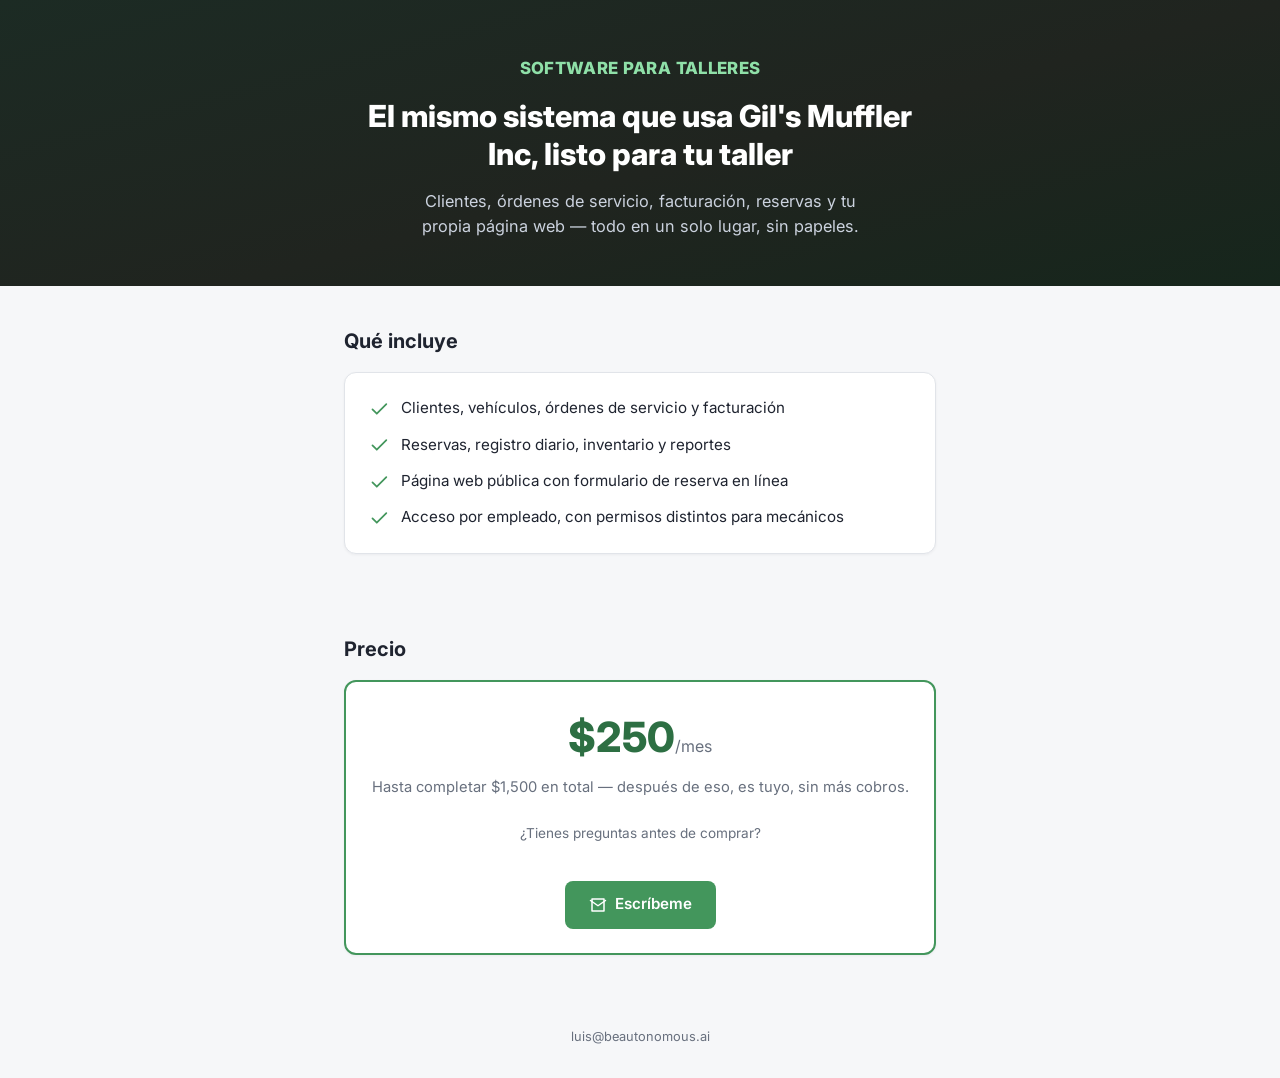
<file: vender-programa.html>
<!doctype html>
<html lang="es">
<head>
<meta charset="utf-8" />
<meta name="viewport" content="width=device-width, initial-scale=1" />
<title>Software para talleres de reparación de carros</title>
<meta name="description" content="Sistema de gestión para talleres: clientes, órdenes de servicio, facturación, reservas y página web pública. Listo para usar." />
<link href="https://fonts.googleapis.com/css2?family=Inter:wght@400;500;600;700;800&display=swap" rel="stylesheet" />
<style>
  :root{
    --accent:#43965c;
    --accent-dark:#2d6f43;
    --text:#1f2430;
    --text-dim:#68707e;
    --bg:#f6f7f9;
    --surface:#ffffff;
    --border:#e1e4e9;
  }
  *{box-sizing:border-box;}
  body{margin:0;font-family:"Inter",Arial,Helvetica,sans-serif;color:var(--text);line-height:1.5;background:var(--bg);}
  .wrap{max-width:40rem;margin:0 auto;padding:0 1.5rem;}
  a{color:var(--accent);}

  .hero{background:linear-gradient(165deg,#1c2b24 0%,#20241f 55%,#16261c 100%);color:#fff;padding:3.5rem 0 3rem;text-align:center;}
  .hero .marca{font-weight:800;font-size:1.05rem;letter-spacing:.02em;color:#8fe0a8;margin-bottom:1rem;}
  .hero h1{font-size:1.9rem;line-height:1.25;margin:0 0 1rem;font-weight:800;}
  .hero p{color:#cbd2de;font-size:1.02rem;max-width:30rem;margin:0 auto;}

  section{padding:2.5rem 0;}
  h2{font-size:1.25rem;margin:0 0 1rem;}

  .card{background:var(--surface);border:1px solid var(--border);border-radius:12px;padding:1.5rem;box-shadow:0 1px 3px rgba(20,24,32,.05);}
  .incluye-lista{list-style:none;margin:0;padding:0;display:flex;flex-direction:column;gap:.85rem;}
  .incluye-lista li{display:flex;gap:.7rem;align-items:flex-start;font-size:.95rem;}
  .incluye-lista svg{flex:none;width:1.3rem;height:1.3rem;color:var(--accent);margin-top:.1rem;}

  .precio-card{text-align:center;border:2px solid var(--accent);}
  .precio-numero{font-size:2.6rem;font-weight:800;color:var(--accent-dark);}
  .precio-numero span{font-size:1rem;font-weight:400;color:var(--text-dim);}
  .precio-nota{color:var(--text-dim);font-size:.92rem;margin:.5rem 0 0;}

  .paypal-espacio{margin-top:1.5rem;padding:1.25rem;border:2px dashed var(--border);border-radius:10px;text-align:center;color:var(--text-dim);font-size:.85rem;}

  .btn-contacto{
    display:inline-flex;align-items:center;gap:.5rem;margin-top:1.5rem;
    background:var(--accent);color:#fff;padding:.8rem 1.5rem;border-radius:8px;
    font-weight:600;text-decoration:none;font-size:.95rem;
  }
  .btn-contacto:hover{background:var(--accent-dark);}

  footer{text-align:center;color:var(--text-dim);font-size:.8rem;padding:2rem 0;}
</style>
</head>
<body>

  <div class="hero">
    <div class="wrap">
      <div class="marca">SOFTWARE PARA TALLERES</div>
      <h1>El mismo sistema que usa Gil's Muffler Inc, listo para tu taller</h1>
      <p>Clientes, órdenes de servicio, facturación, reservas y tu propia página web — todo en un solo lugar, sin papeles.</p>
    </div>
  </div>

  <div class="wrap">
    <section>
      <h2>Qué incluye</h2>
      <div class="card">
        <ul class="incluye-lista">
          <li><svg viewBox="0 0 24 24" fill="none" stroke="currentColor" stroke-width="2" stroke-linecap="round" stroke-linejoin="round"><path d="M20 6L9 17l-5-5"/></svg> Clientes, vehículos, órdenes de servicio y facturación</li>
          <li><svg viewBox="0 0 24 24" fill="none" stroke="currentColor" stroke-width="2" stroke-linecap="round" stroke-linejoin="round"><path d="M20 6L9 17l-5-5"/></svg> Reservas, registro diario, inventario y reportes</li>
          <li><svg viewBox="0 0 24 24" fill="none" stroke="currentColor" stroke-width="2" stroke-linecap="round" stroke-linejoin="round"><path d="M20 6L9 17l-5-5"/></svg> Página web pública con formulario de reserva en línea</li>
          <li><svg viewBox="0 0 24 24" fill="none" stroke="currentColor" stroke-width="2" stroke-linecap="round" stroke-linejoin="round"><path d="M20 6L9 17l-5-5"/></svg> Acceso por empleado, con permisos distintos para mecánicos</li>
        </ul>
      </div>
    </section>

    <section>
      <h2>Precio</h2>
      <div class="card precio-card">
        <div class="precio-numero">$250<span>/mes</span></div>
        <p class="precio-nota">Hasta completar $1,500 en total — después de eso, es tuyo, sin más cobros.</p>

        <div id="paypal-boton-espacio" style="margin-top:1.5rem;max-width:20rem;margin-left:auto;margin-right:auto;">
          <div id="paypal-button-container-P-2KT85050TT502193CNKIHWGY"></div>
        </div>
        <p id="paypal-gracias-msg" hidden style="margin-top:1.5rem;padding:1rem;background:#e6f4ee;color:#1a7f5a;border-radius:8px;font-weight:600;">
          ¡Listo! Ya quedó tu primer pago procesado. Te voy a escribir pronto para empezar a armar tu sistema.
        </p>

        <p style="margin-top:1.25rem;font-size:.85rem;color:var(--text-dim);">¿Tienes preguntas antes de comprar?</p>
        <a class="btn-contacto" href="mailto:luis@beautonomous.ai?subject=Quiero%20este%20programa%20para%20mi%20taller">
          <svg viewBox="0 0 24 24" fill="none" stroke="currentColor" stroke-width="2" stroke-linecap="round" stroke-linejoin="round" width="18" height="18"><path d="M4 4h16v16H4z"/><path d="M22 6l-10 7L2 6"/></svg>
          Escríbeme
        </a>
      </div>
    </section>
  </div>

  <footer>luis@beautonomous.ai</footer>

  <script src="https://www.paypal.com/sdk/js?client-id=BAAOZU9NQdBW_I-uOS7ZYXtE6EZNrzHq3VA4ooyWtGeD_3aD4w_F3zyvuNY6ayteSIf0HL8FIfkVVM67GM&vault=true&intent=subscription" data-sdk-integration-source="button-factory"></script>
  <script>
    paypal.Buttons({
        style: {
            shape: 'rect',
            color: 'gold',
            layout: 'vertical',
            label: 'subscribe'
        },
        createSubscription: function(data, actions) {
          return actions.subscription.create({
            plan_id: 'P-2KT85050TT502193CNKIHWGY'
          });
        },
        onApprove: function(data, actions) {
          document.getElementById('paypal-boton-espacio').hidden = true;
          document.getElementById('paypal-gracias-msg').hidden = false;
        }
    }).render('#paypal-button-container-P-2KT85050TT502193CNKIHWGY');
  </script>

</body>
</html>
</file>
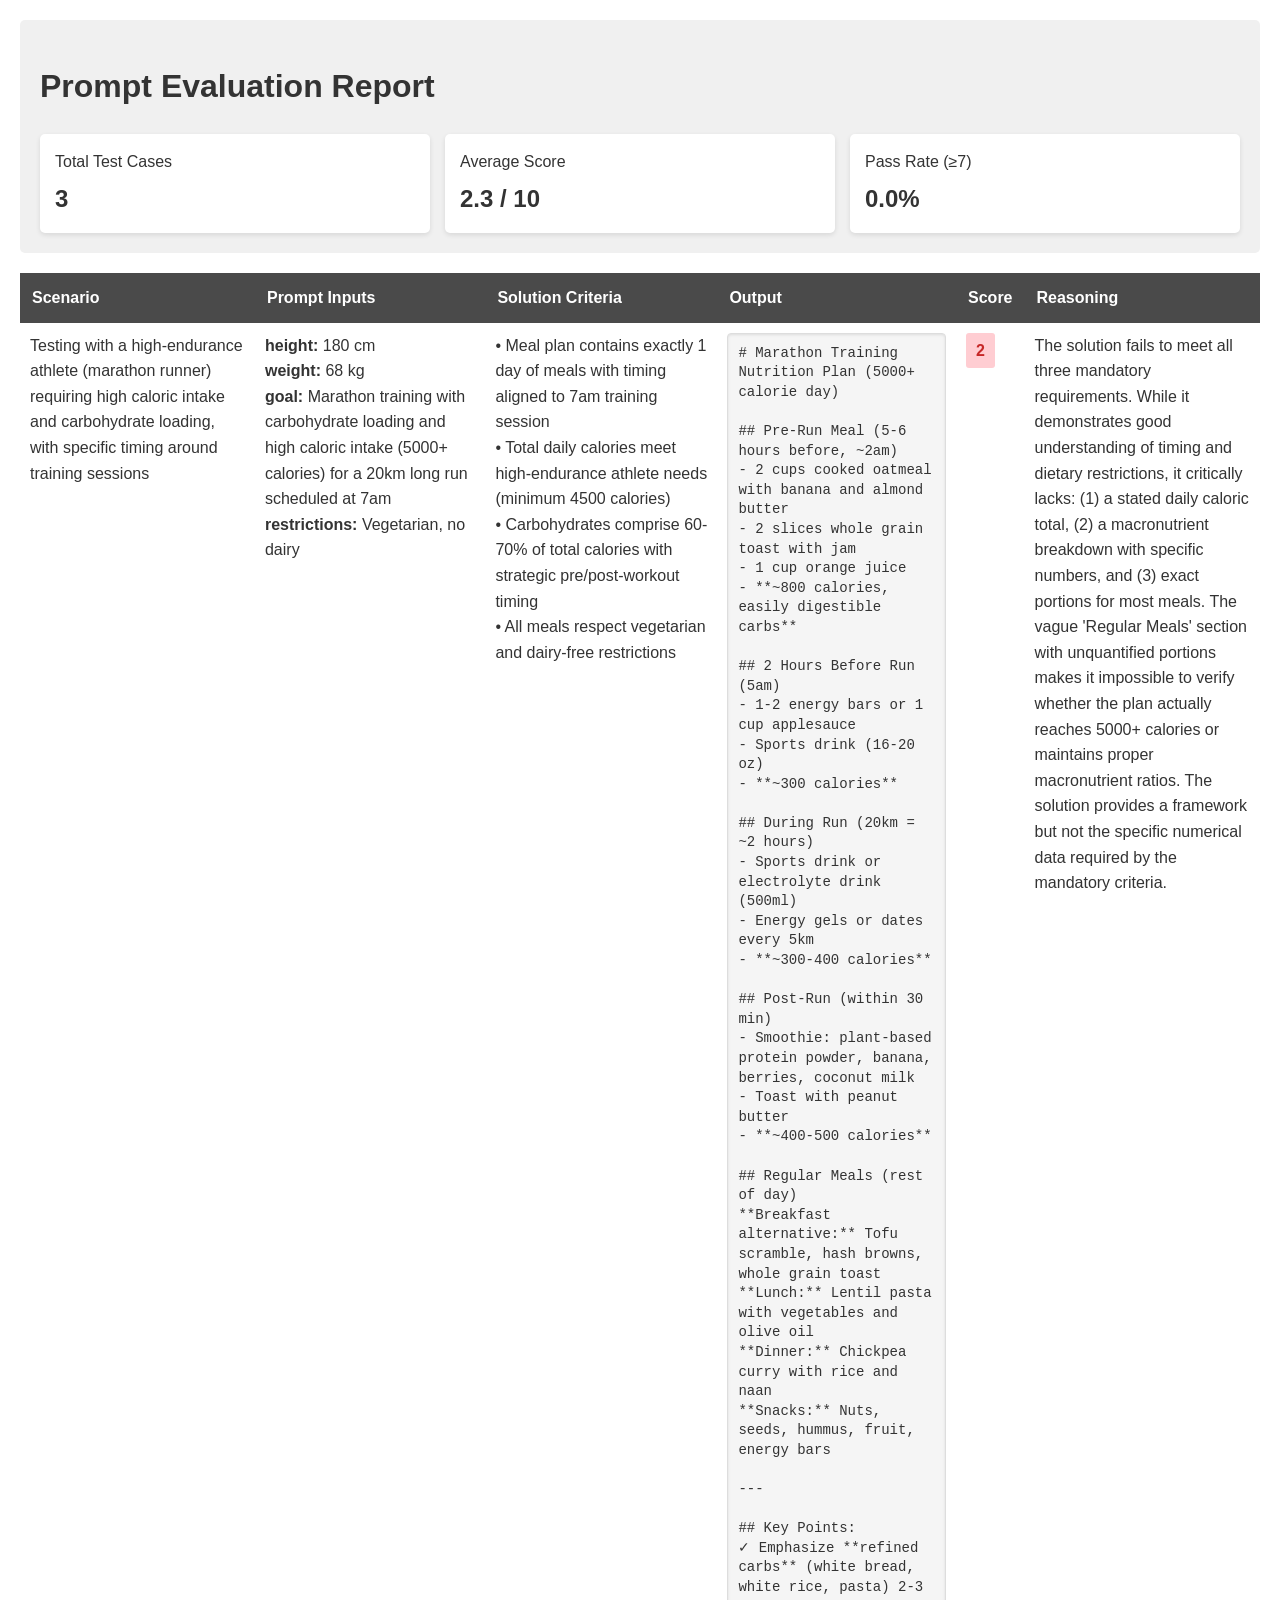
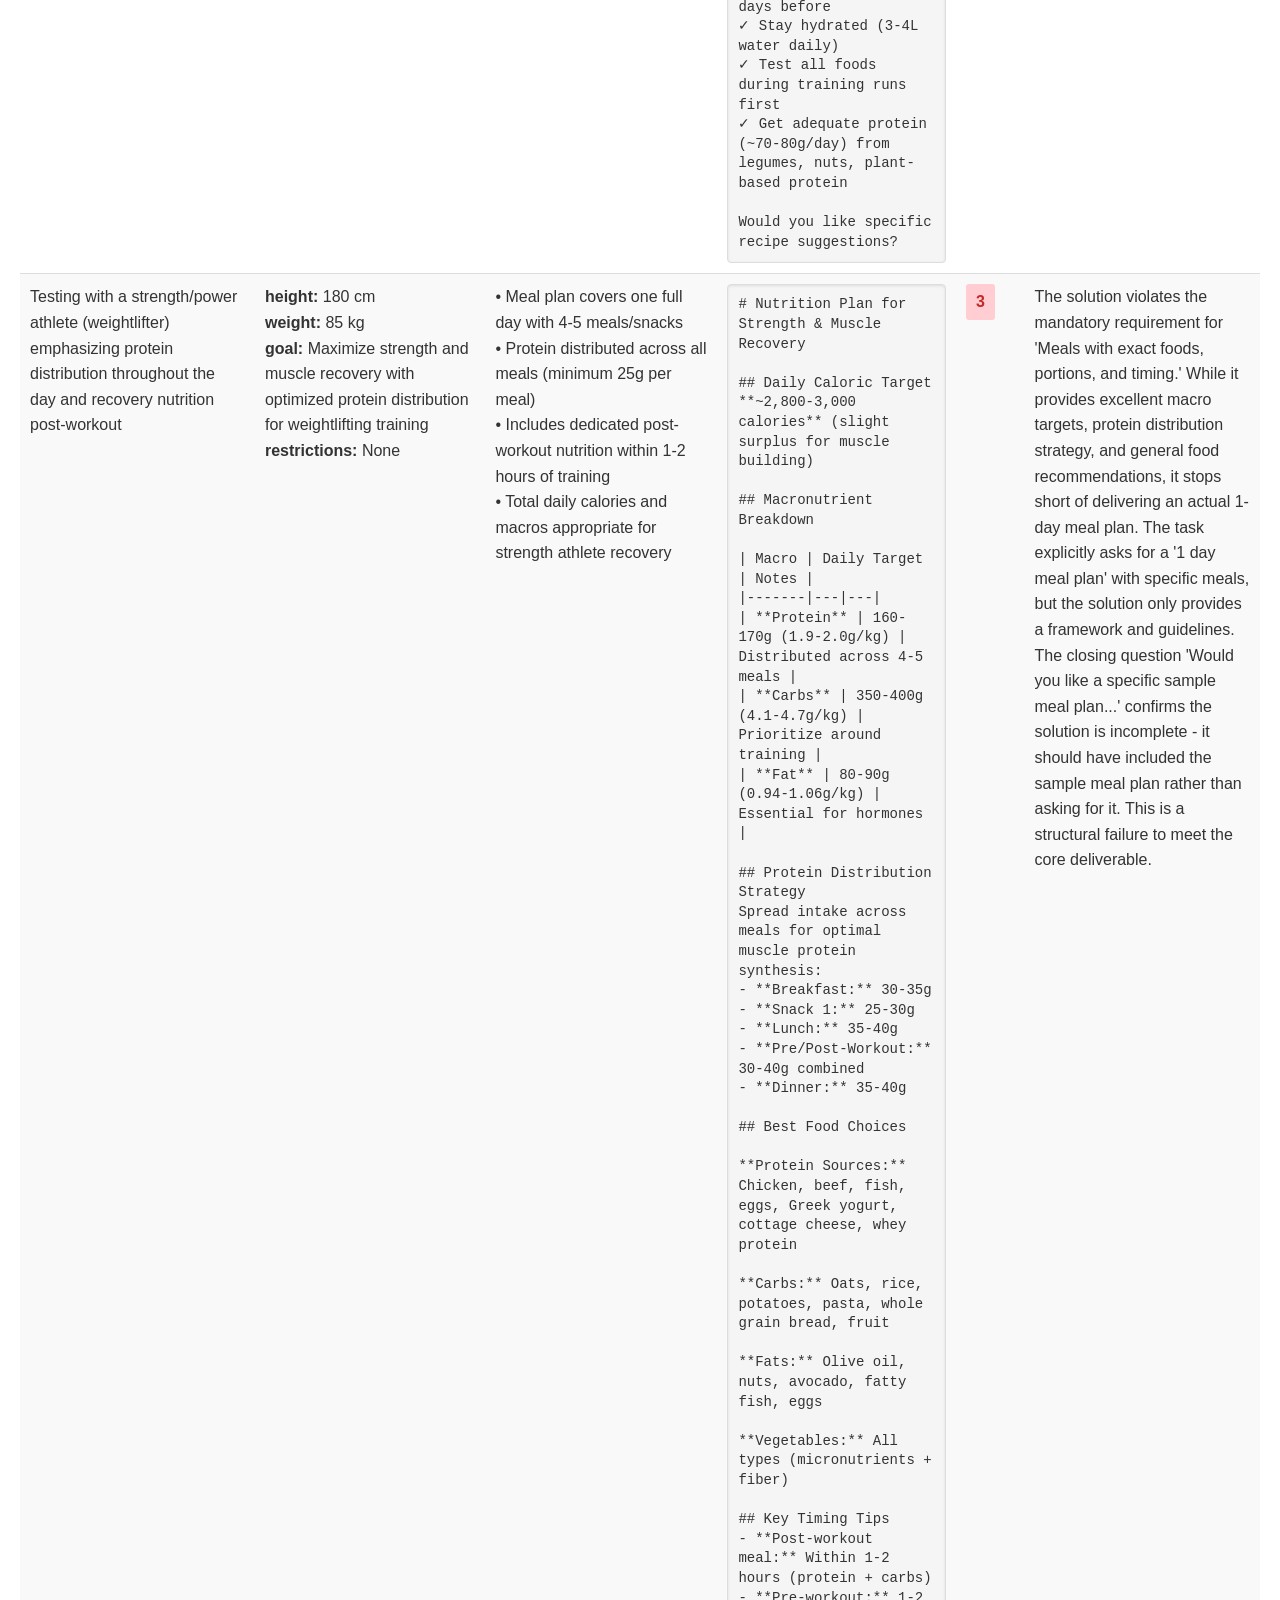
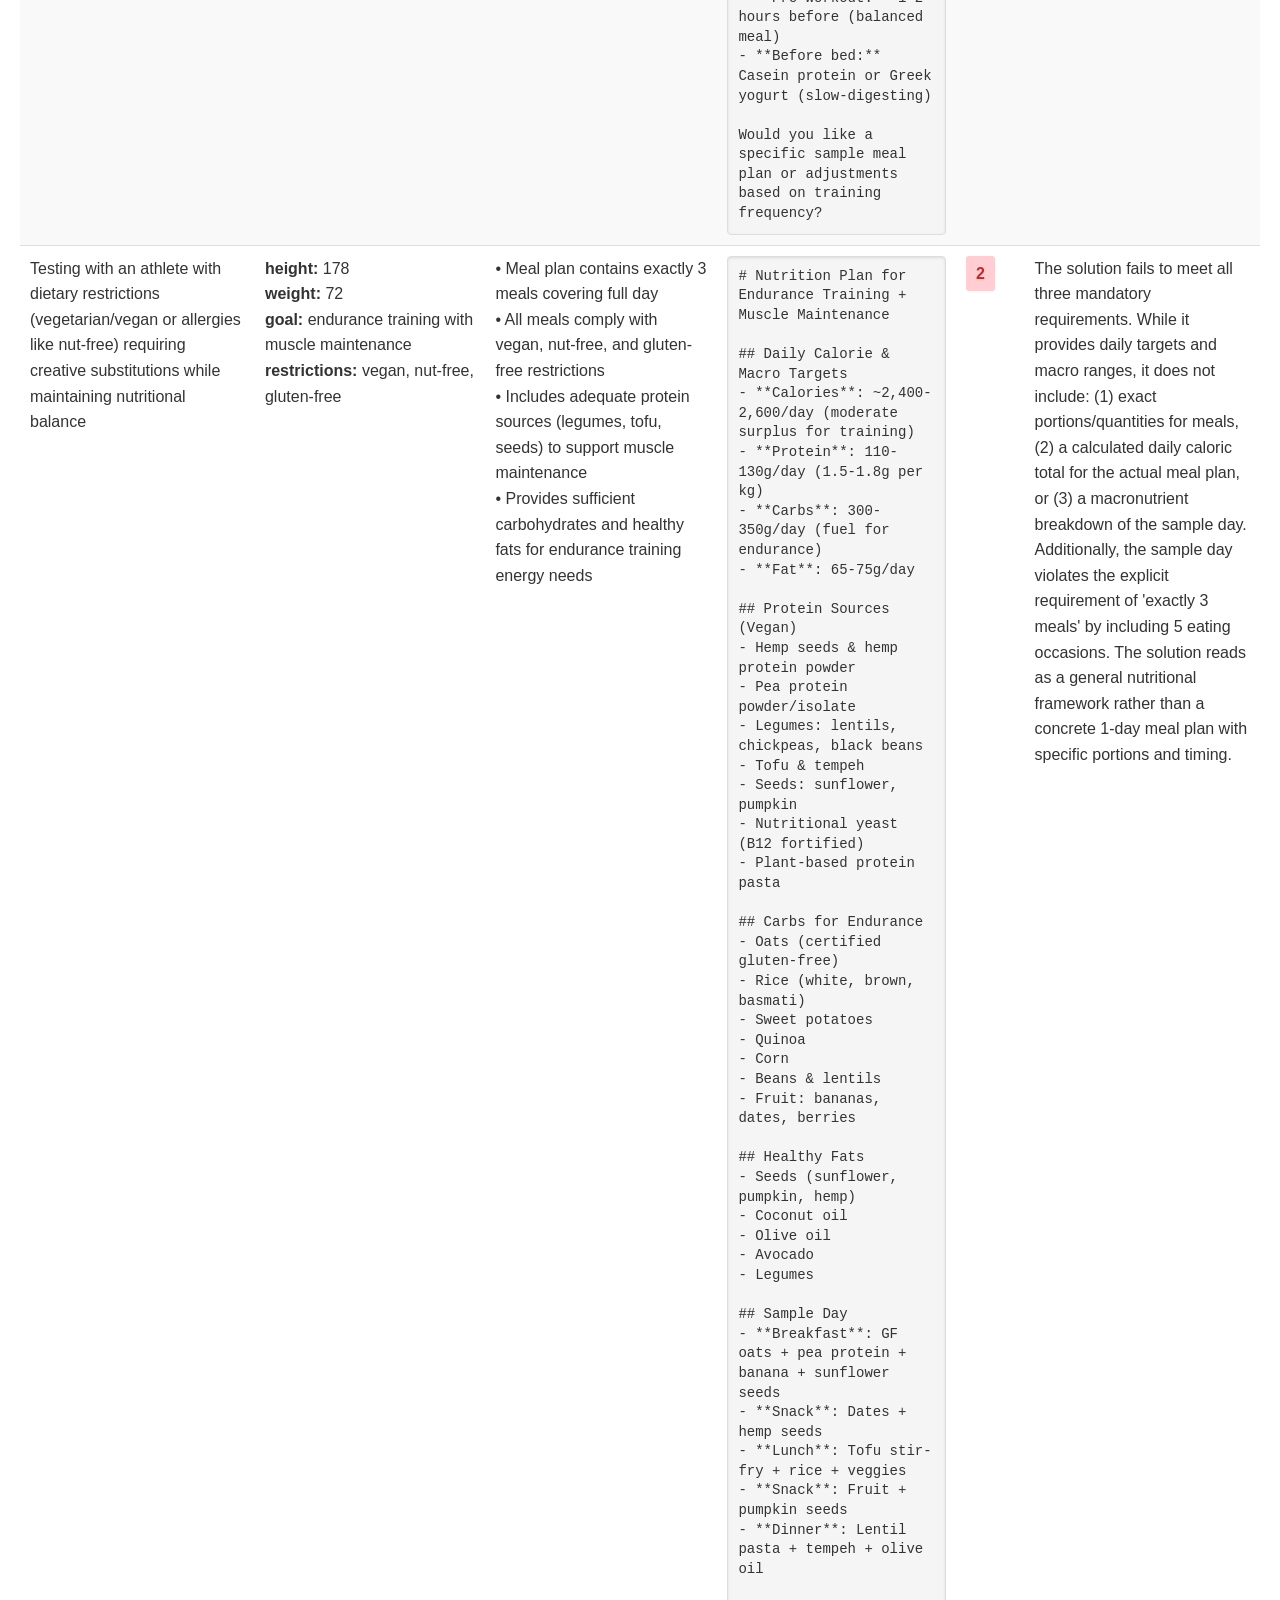
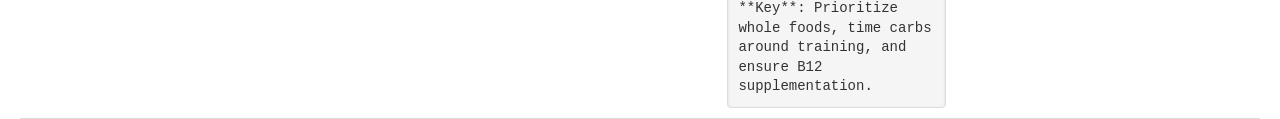
<file: anthropic-practice/building-with-the-claude-api/003-Prompt-engineering/output.html>
<!DOCTYPE html>
    <html lang="en">
    <head>
        <meta charset="UTF-8">
        <meta name="viewport" content="width=device-width, initial-scale=1.0">
        <title>Prompt Evaluation Report</title>
        <style>
            body {
                font-family: Arial, sans-serif;
                line-height: 1.6;
                margin: 0;
                padding: 20px;
                color: #333;
            }
            .header {
                background-color: #f0f0f0;
                padding: 20px;
                border-radius: 5px;
                margin-bottom: 20px;
            }
            .summary-stats {
                display: flex;
                justify-content: space-between;
                flex-wrap: wrap;
                gap: 10px;
            }
            .stat-box {
                background-color: #fff;
                border-radius: 5px;
                padding: 15px;
                box-shadow: 0 2px 5px rgba(0,0,0,0.1);
                flex-basis: 30%;
                min-width: 200px;
            }
            .stat-value {
                font-size: 24px;
                font-weight: bold;
                margin-top: 5px;
            }
            table {
                width: 100%;
                border-collapse: collapse;
                margin-top: 20px;
            }
            th {
                background-color: #4a4a4a;
                color: white;
                text-align: left;
                padding: 12px;
            }
            td {
                padding: 10px;
                border-bottom: 1px solid #ddd;
                vertical-align: top;
            }
            tr:nth-child(even) {
                background-color: #f9f9f9;
            }
            .output-cell {
                white-space: pre-wrap;
            }
            .score {
                font-weight: bold;
                padding: 5px 10px;
                border-radius: 3px;
                display: inline-block;
            }
            .score-high {
                background-color: #c8e6c9;
                color: #2e7d32;
            }
            .score-medium {
                background-color: #fff9c4;
                color: #f57f17;
            }
            .score-low {
                background-color: #ffcdd2;
                color: #c62828;
            }
            .output {
                overflow: auto;
                white-space: pre-wrap;
            }

            .output pre {
                background-color: #f5f5f5;
                border: 1px solid #ddd;
                border-radius: 4px;
                padding: 10px;
                margin: 0;
                font-family: 'Consolas', 'Monaco', 'Courier New', monospace;
                font-size: 14px;
                line-height: 1.4;
                color: #333;
                box-shadow: inset 0 1px 3px rgba(0, 0, 0, 0.1);
                overflow-x: auto;
                white-space: pre-wrap; 
                word-wrap: break-word; 
            }

            td {
                width: 20%;
            }
            .score-col {
                width: 80px;
            }
        </style>
    </head>
    <body>
        <div class="header">
            <h1>Prompt Evaluation Report</h1>
            <div class="summary-stats">
                <div class="stat-box">
                    <div>Total Test Cases</div>
                    <div class="stat-value">3</div>
                </div>
                <div class="stat-box">
                    <div>Average Score</div>
                    <div class="stat-value">2.3 / 10</div>
                </div>
                <div class="stat-box">
                    <div>Pass Rate (≥7)</div>
                    <div class="stat-value">0.0%</div>
                </div>
            </div>
        </div>

        <table>
            <thead>
                <tr>
                    <th>Scenario</th>
                    <th>Prompt Inputs</th>
                    <th>Solution Criteria</th>
                    <th>Output</th>
                    <th>Score</th>
                    <th>Reasoning</th>
                </tr>
            </thead>
            <tbody>
    
            <tr>
                <td>Testing with a high-endurance athlete (marathon runner) requiring high caloric intake and carbohydrate loading, with specific timing around training sessions</td>
                <td class="prompt-inputs"><strong>height:</strong> 180 cm<br><strong>weight:</strong> 68 kg<br><strong>goal:</strong> Marathon training with carbohydrate loading and high caloric intake (5000+ calories) for a 20km long run scheduled at 7am<br><strong>restrictions:</strong> Vegetarian, no dairy</td>
                <td class="criteria">• Meal plan contains exactly 1 day of meals with timing aligned to 7am training session<br>• Total daily calories meet high-endurance athlete needs (minimum 4500 calories)<br>• Carbohydrates comprise 60-70% of total calories with strategic pre/post-workout timing<br>• All meals respect vegetarian and dairy-free restrictions</td>
                <td class="output"><pre># Marathon Training Nutrition Plan (5000+ calorie day)

## Pre-Run Meal (5-6 hours before, ~2am)
- 2 cups cooked oatmeal with banana and almond butter
- 2 slices whole grain toast with jam
- 1 cup orange juice
- **~800 calories, easily digestible carbs**

## 2 Hours Before Run (5am)
- 1-2 energy bars or 1 cup applesauce
- Sports drink (16-20 oz)
- **~300 calories**

## During Run (20km = ~2 hours)
- Sports drink or electrolyte drink (500ml)
- Energy gels or dates every 5km
- **~300-400 calories**

## Post-Run (within 30 min)
- Smoothie: plant-based protein powder, banana, berries, coconut milk
- Toast with peanut butter
- **~400-500 calories**

## Regular Meals (rest of day)
**Breakfast alternative:** Tofu scramble, hash browns, whole grain toast
**Lunch:** Lentil pasta with vegetables and olive oil
**Dinner:** Chickpea curry with rice and naan
**Snacks:** Nuts, seeds, hummus, fruit, energy bars

---

## Key Points:
✓ Emphasize **refined carbs** (white bread, white rice, pasta) 2-3 days before  
✓ Stay hydrated (3-4L water daily)  
✓ Test all foods during training runs first  
✓ Get adequate protein (~70-80g/day) from legumes, nuts, plant-based protein

Would you like specific recipe suggestions?</pre></td>
                <td class="score-col"><span class="score score-low">2</span></td>
                <td class="reasoning">The solution fails to meet all three mandatory requirements. While it demonstrates good understanding of timing and dietary restrictions, it critically lacks: (1) a stated daily caloric total, (2) a macronutrient breakdown with specific numbers, and (3) exact portions for most meals. The vague 'Regular Meals' section with unquantified portions makes it impossible to verify whether the plan actually reaches 5000+ calories or maintains proper macronutrient ratios. The solution provides a framework but not the specific numerical data required by the mandatory criteria.</td>
            </tr>
        
            <tr>
                <td>Testing with a strength/power athlete (weightlifter) emphasizing protein distribution throughout the day and recovery nutrition post-workout</td>
                <td class="prompt-inputs"><strong>height:</strong> 180 cm<br><strong>weight:</strong> 85 kg<br><strong>goal:</strong> Maximize strength and muscle recovery with optimized protein distribution for weightlifting training<br><strong>restrictions:</strong> None</td>
                <td class="criteria">• Meal plan covers one full day with 4-5 meals/snacks<br>• Protein distributed across all meals (minimum 25g per meal)<br>• Includes dedicated post-workout nutrition within 1-2 hours of training<br>• Total daily calories and macros appropriate for strength athlete recovery</td>
                <td class="output"><pre># Nutrition Plan for Strength & Muscle Recovery

## Daily Caloric Target
**~2,800-3,000 calories** (slight surplus for muscle building)

## Macronutrient Breakdown

| Macro | Daily Target | Notes |
|-------|---|---|
| **Protein** | 160-170g (1.9-2.0g/kg) | Distributed across 4-5 meals |
| **Carbs** | 350-400g (4.1-4.7g/kg) | Prioritize around training |
| **Fat** | 80-90g (0.94-1.06g/kg) | Essential for hormones |

## Protein Distribution Strategy
Spread intake across meals for optimal muscle protein synthesis:
- **Breakfast:** 30-35g
- **Snack 1:** 25-30g
- **Lunch:** 35-40g
- **Pre/Post-Workout:** 30-40g combined
- **Dinner:** 35-40g

## Best Food Choices

**Protein Sources:** Chicken, beef, fish, eggs, Greek yogurt, cottage cheese, whey protein

**Carbs:** Oats, rice, potatoes, pasta, whole grain bread, fruit

**Fats:** Olive oil, nuts, avocado, fatty fish, eggs

**Vegetables:** All types (micronutrients + fiber)

## Key Timing Tips
- **Post-workout meal:** Within 1-2 hours (protein + carbs)
- **Pre-workout:** 1-2 hours before (balanced meal)
- **Before bed:** Casein protein or Greek yogurt (slow-digesting)

Would you like a specific sample meal plan or adjustments based on training frequency?</pre></td>
                <td class="score-col"><span class="score score-low">3</span></td>
                <td class="reasoning">The solution violates the mandatory requirement for 'Meals with exact foods, portions, and timing.' While it provides excellent macro targets, protein distribution strategy, and general food recommendations, it stops short of delivering an actual 1-day meal plan. The task explicitly asks for a '1 day meal plan' with specific meals, but the solution only provides a framework and guidelines. The closing question 'Would you like a specific sample meal plan...' confirms the solution is incomplete - it should have included the sample meal plan rather than asking for it. This is a structural failure to meet the core deliverable.</td>
            </tr>
        
            <tr>
                <td>Testing with an athlete with dietary restrictions (vegetarian/vegan or allergies like nut-free) requiring creative substitutions while maintaining nutritional balance</td>
                <td class="prompt-inputs"><strong>height:</strong> 178<br><strong>weight:</strong> 72<br><strong>goal:</strong> endurance training with muscle maintenance<br><strong>restrictions:</strong> vegan, nut-free, gluten-free</td>
                <td class="criteria">• Meal plan contains exactly 3 meals covering full day<br>• All meals comply with vegan, nut-free, and gluten-free restrictions<br>• Includes adequate protein sources (legumes, tofu, seeds) to support muscle maintenance<br>• Provides sufficient carbohydrates and healthy fats for endurance training energy needs</td>
                <td class="output"><pre># Nutrition Plan for Endurance Training + Muscle Maintenance

## Daily Calorie & Macro Targets
- **Calories**: ~2,400-2,600/day (moderate surplus for training)
- **Protein**: 110-130g/day (1.5-1.8g per kg)
- **Carbs**: 300-350g/day (fuel for endurance)
- **Fat**: 65-75g/day

## Protein Sources (Vegan)
- Hemp seeds & hemp protein powder
- Pea protein powder/isolate
- Legumes: lentils, chickpeas, black beans
- Tofu & tempeh
- Seeds: sunflower, pumpkin
- Nutritional yeast (B12 fortified)
- Plant-based protein pasta

## Carbs for Endurance
- Oats (certified gluten-free)
- Rice (white, brown, basmati)
- Sweet potatoes
- Quinoa
- Corn
- Beans & lentils
- Fruit: bananas, dates, berries

## Healthy Fats
- Seeds (sunflower, pumpkin, hemp)
- Coconut oil
- Olive oil
- Avocado
- Legumes

## Sample Day
- **Breakfast**: GF oats + pea protein + banana + sunflower seeds
- **Snack**: Dates + hemp seeds
- **Lunch**: Tofu stir-fry + rice + veggies
- **Snack**: Fruit + pumpkin seeds
- **Dinner**: Lentil pasta + tempeh + olive oil

**Key**: Prioritize whole foods, time carbs around training, and ensure B12 supplementation.</pre></td>
                <td class="score-col"><span class="score score-low">2</span></td>
                <td class="reasoning">The solution fails to meet all three mandatory requirements. While it provides daily targets and macro ranges, it does not include: (1) exact portions/quantities for meals, (2) a calculated daily caloric total for the actual meal plan, or (3) a macronutrient breakdown of the sample day. Additionally, the sample day violates the explicit requirement of 'exactly 3 meals' by including 5 eating occasions. The solution reads as a general nutritional framework rather than a concrete 1-day meal plan with specific portions and timing.</td>
            </tr>
        
            </tbody>
        </table>
    </body>
    </html>
</file>
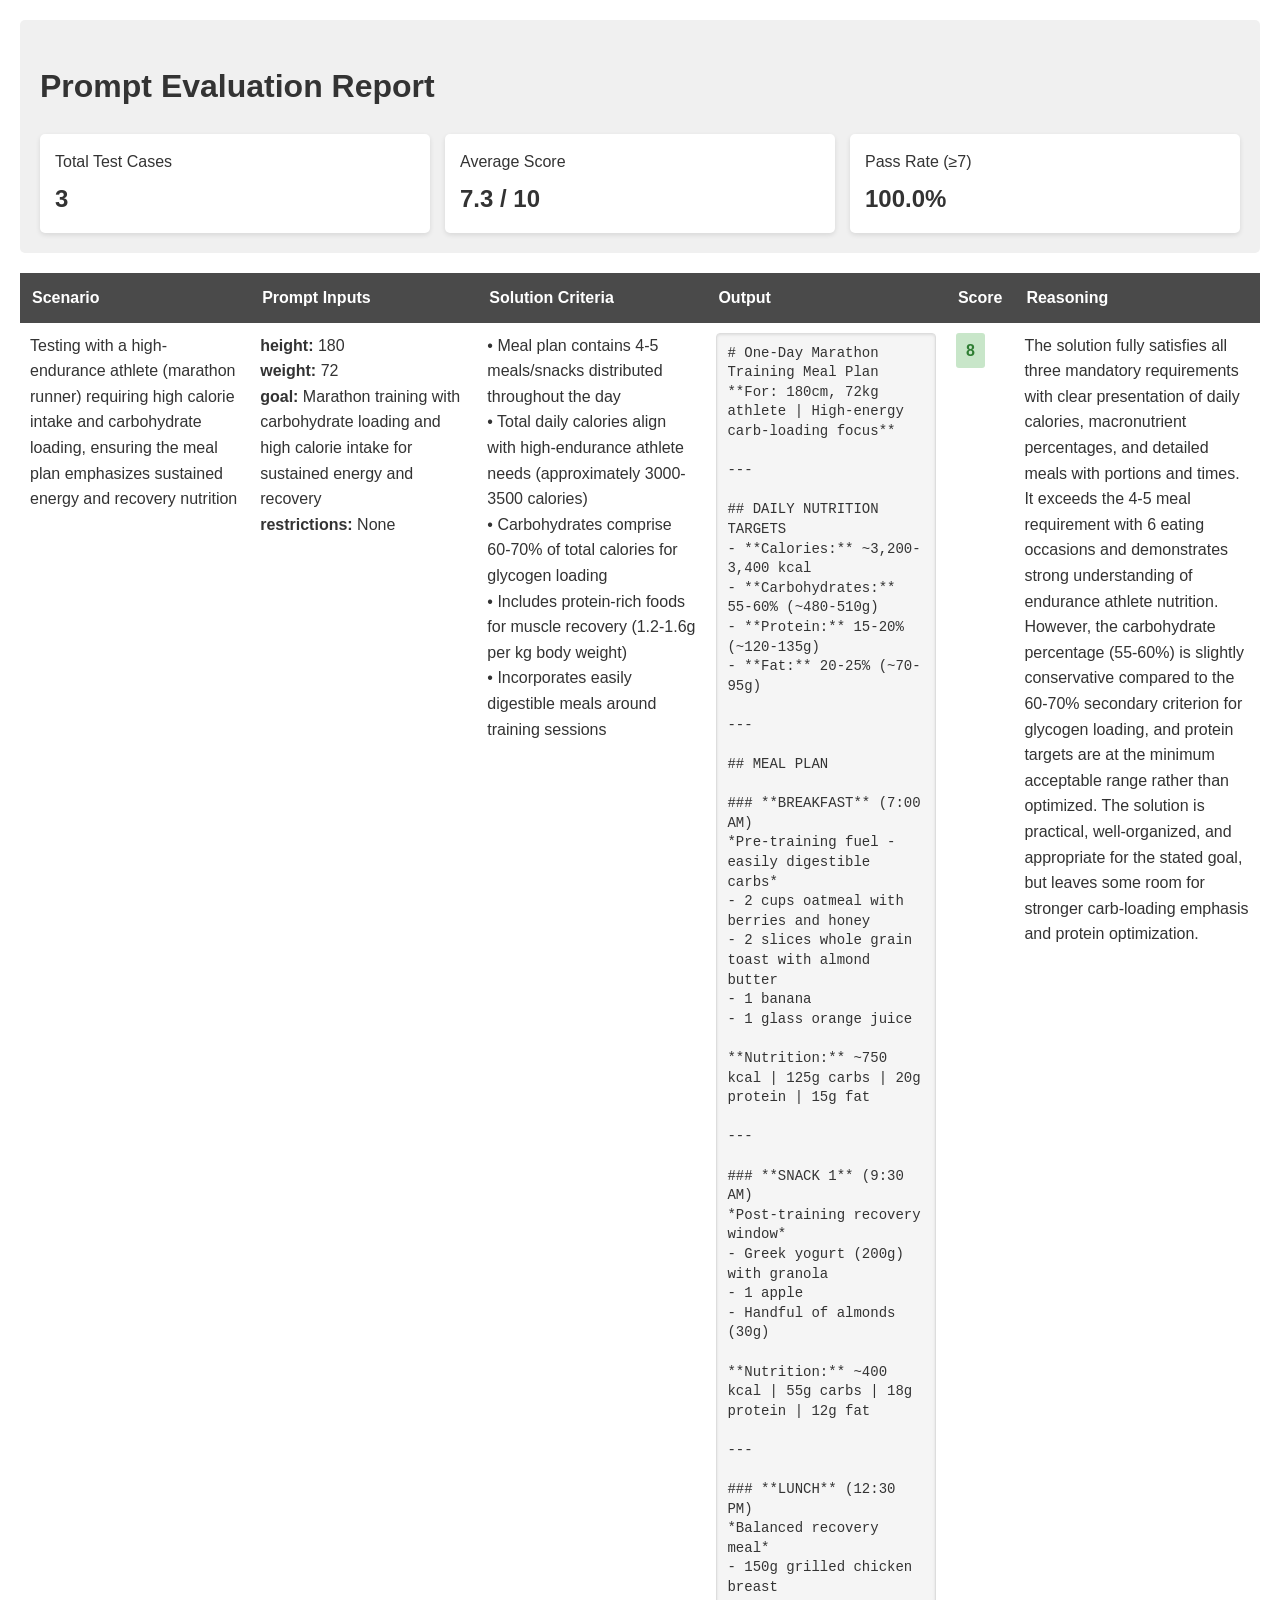
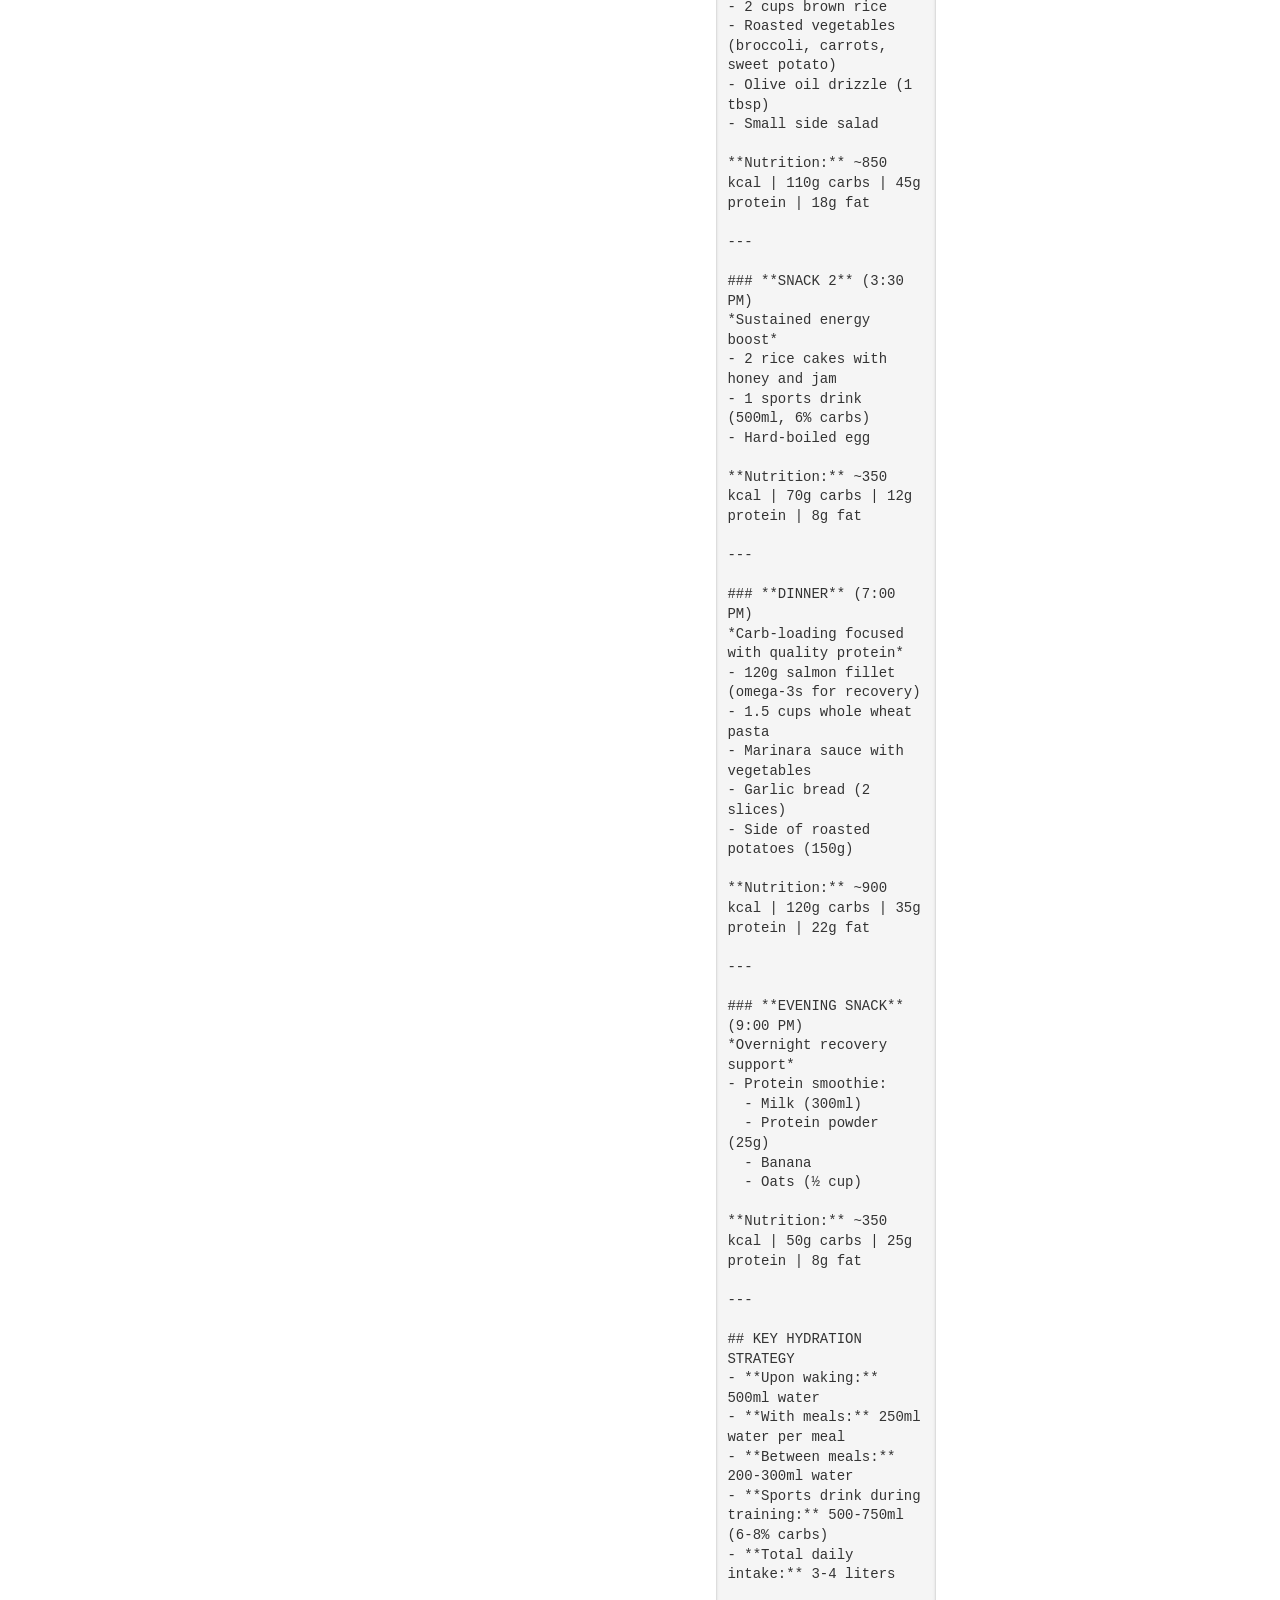
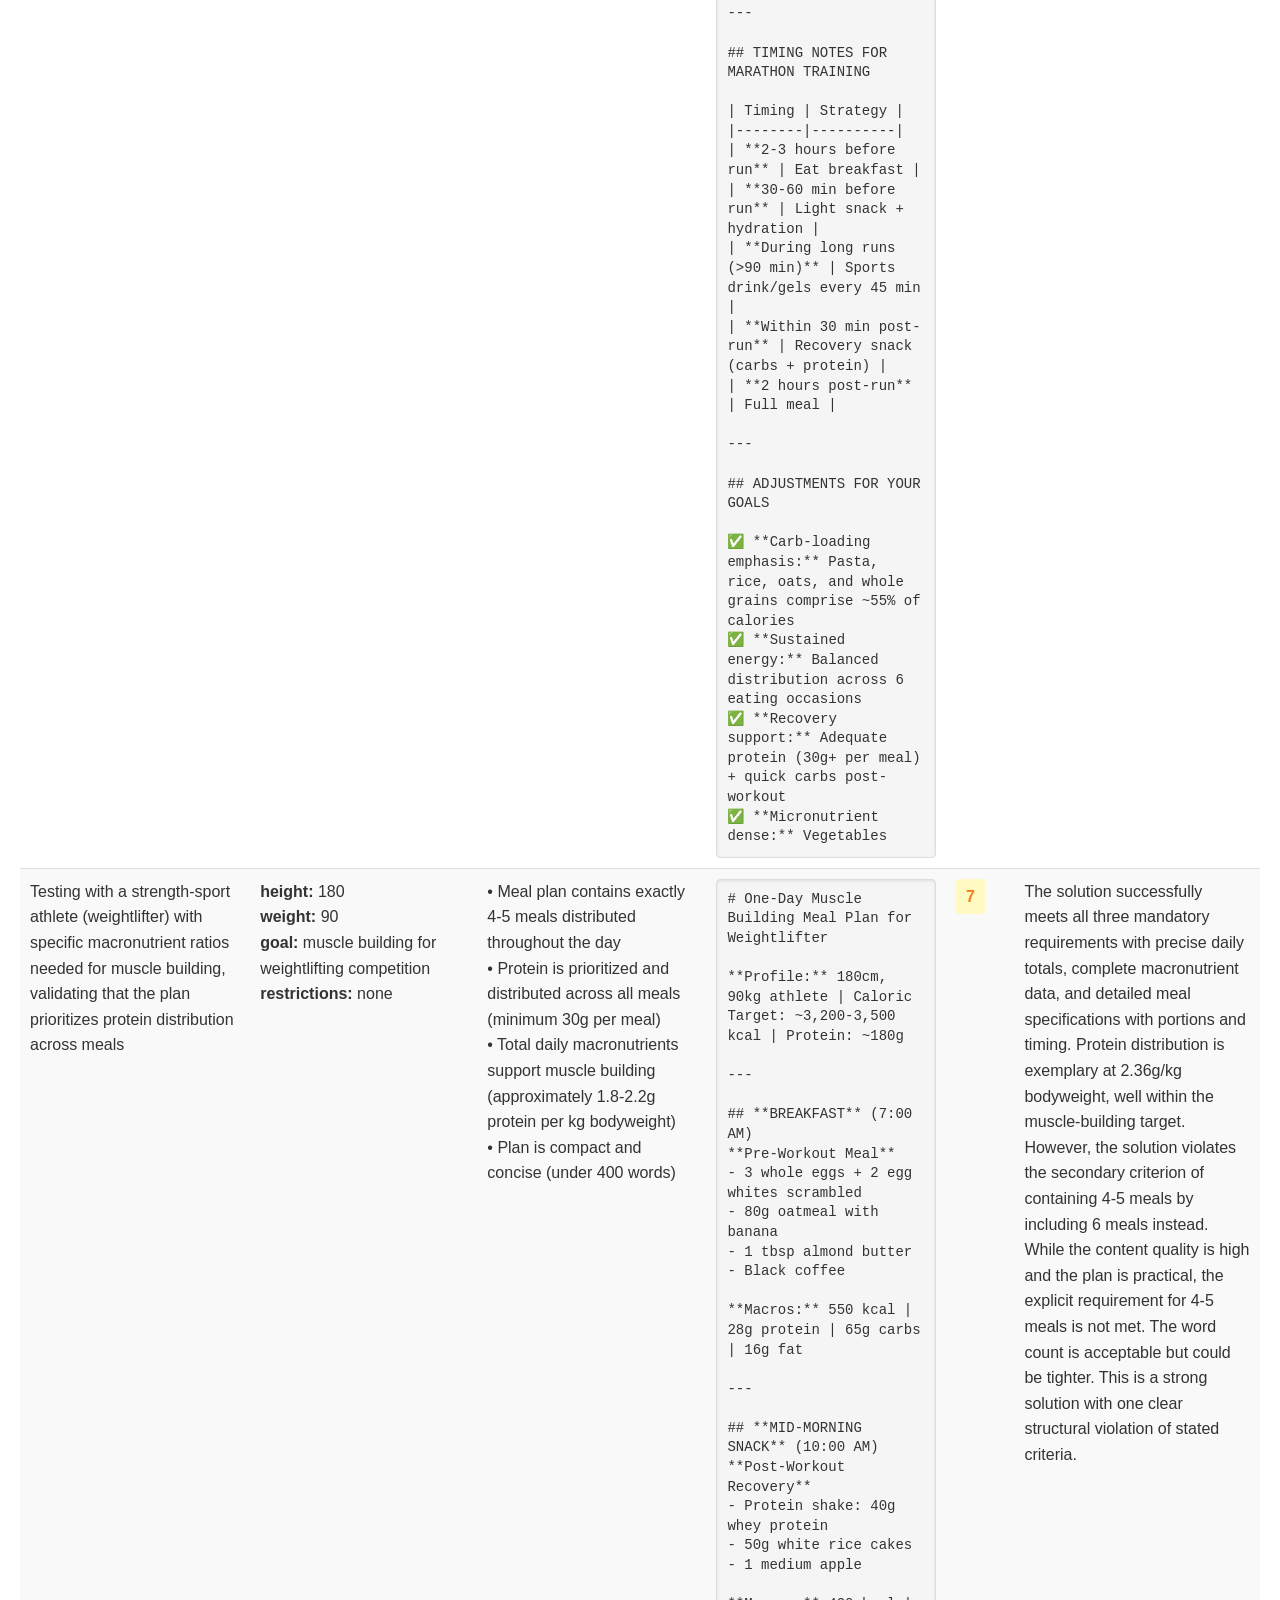
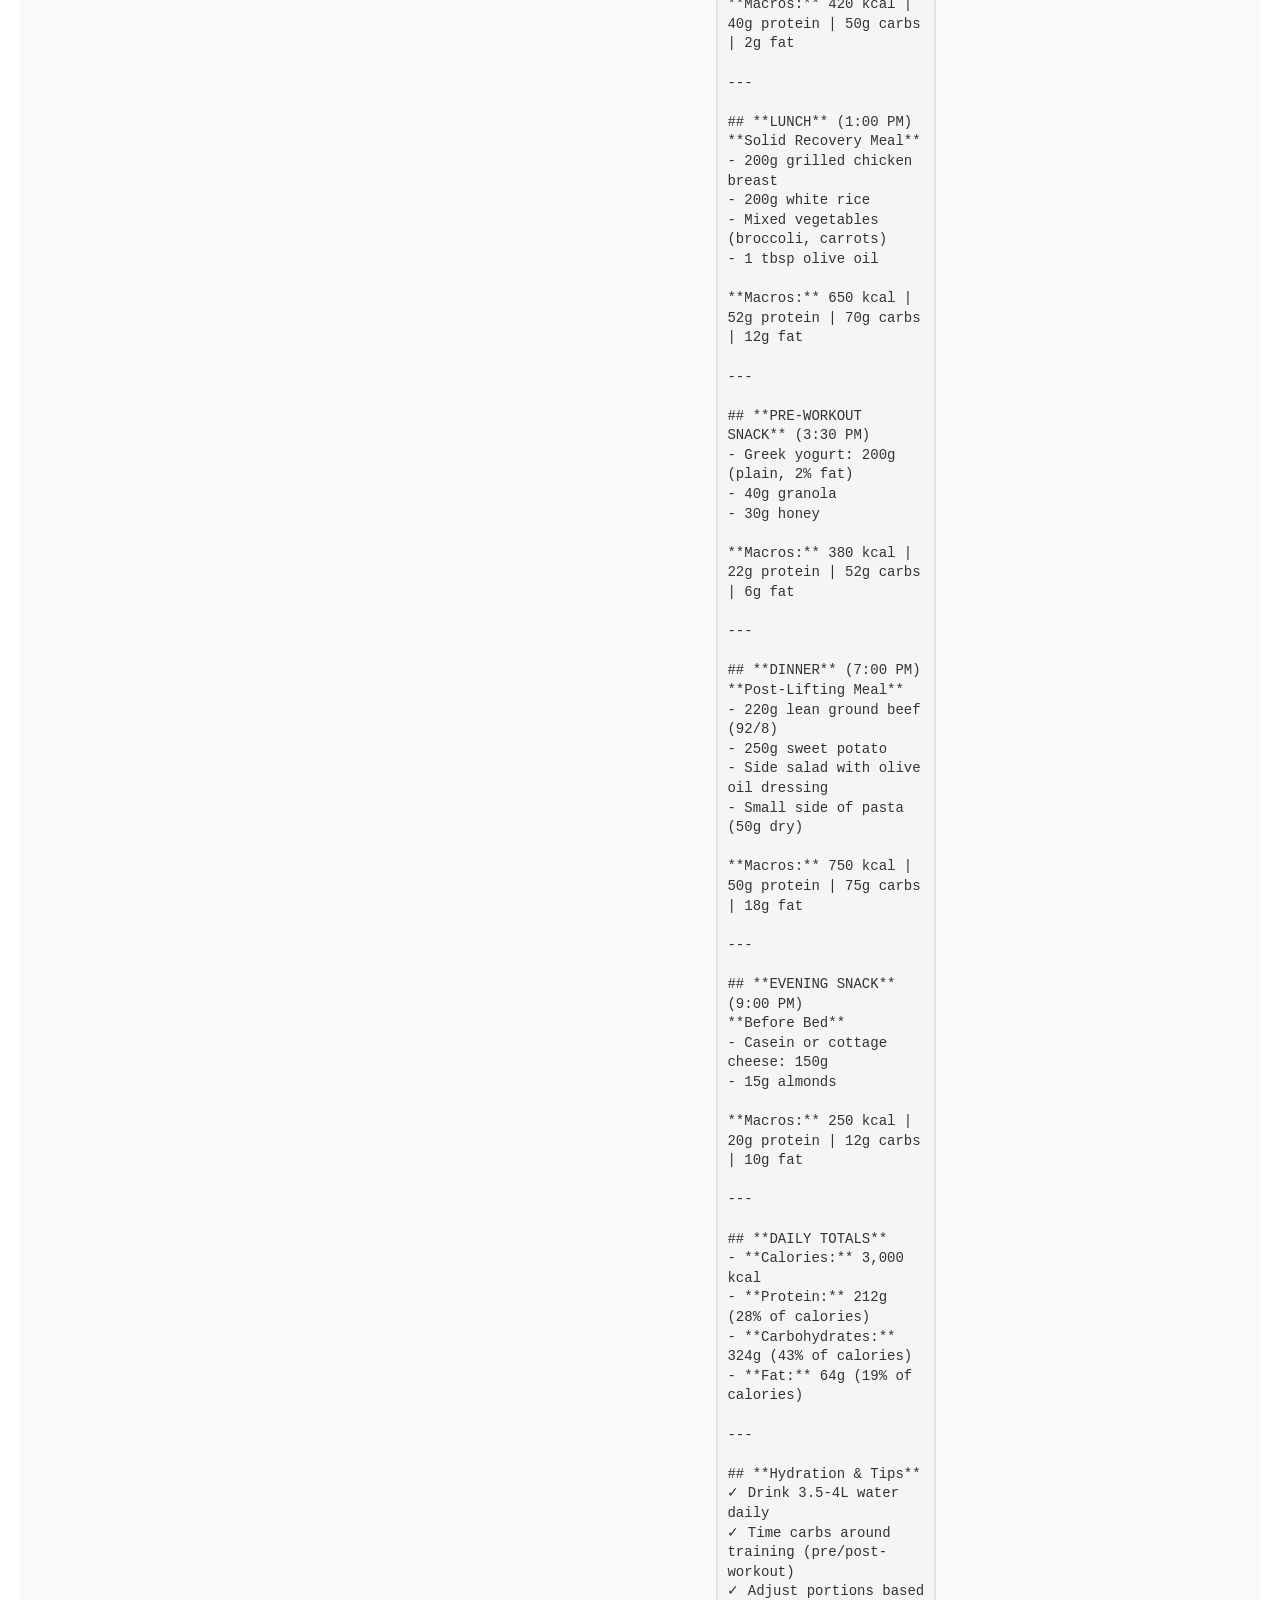
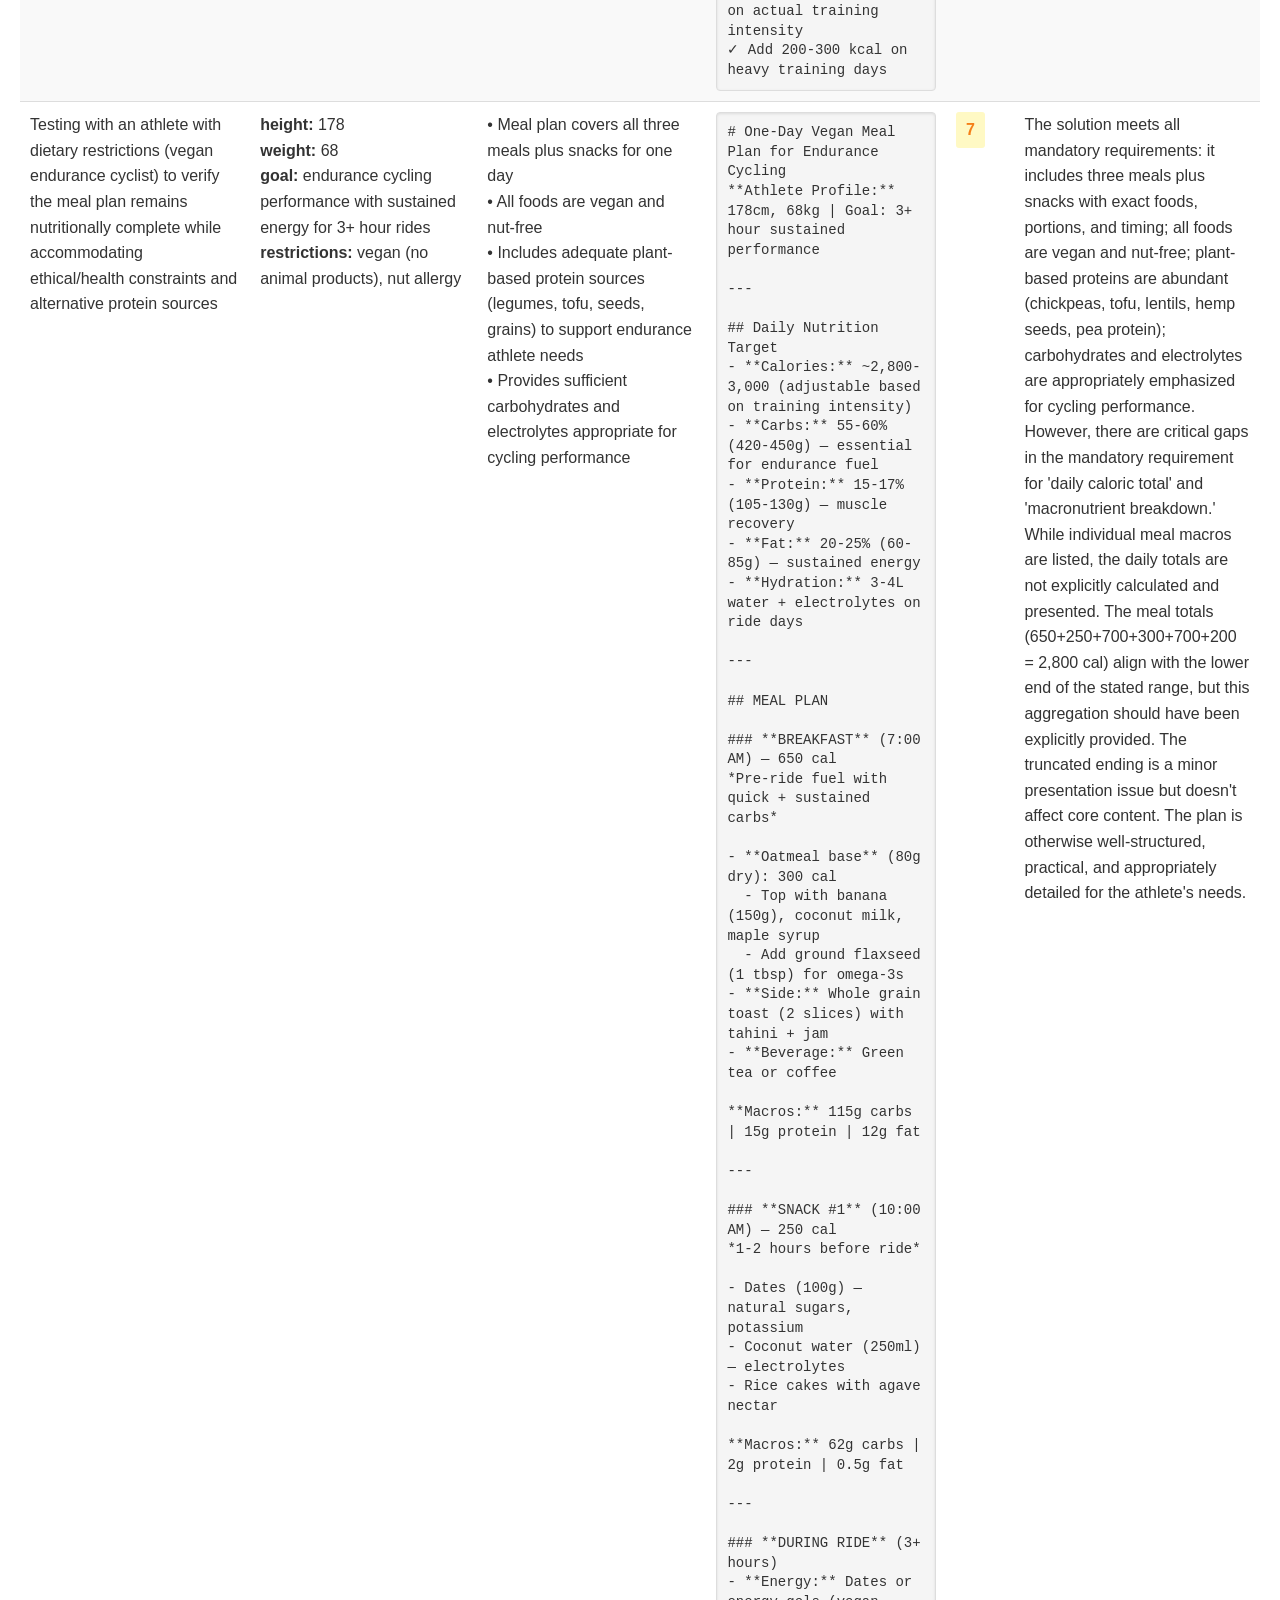
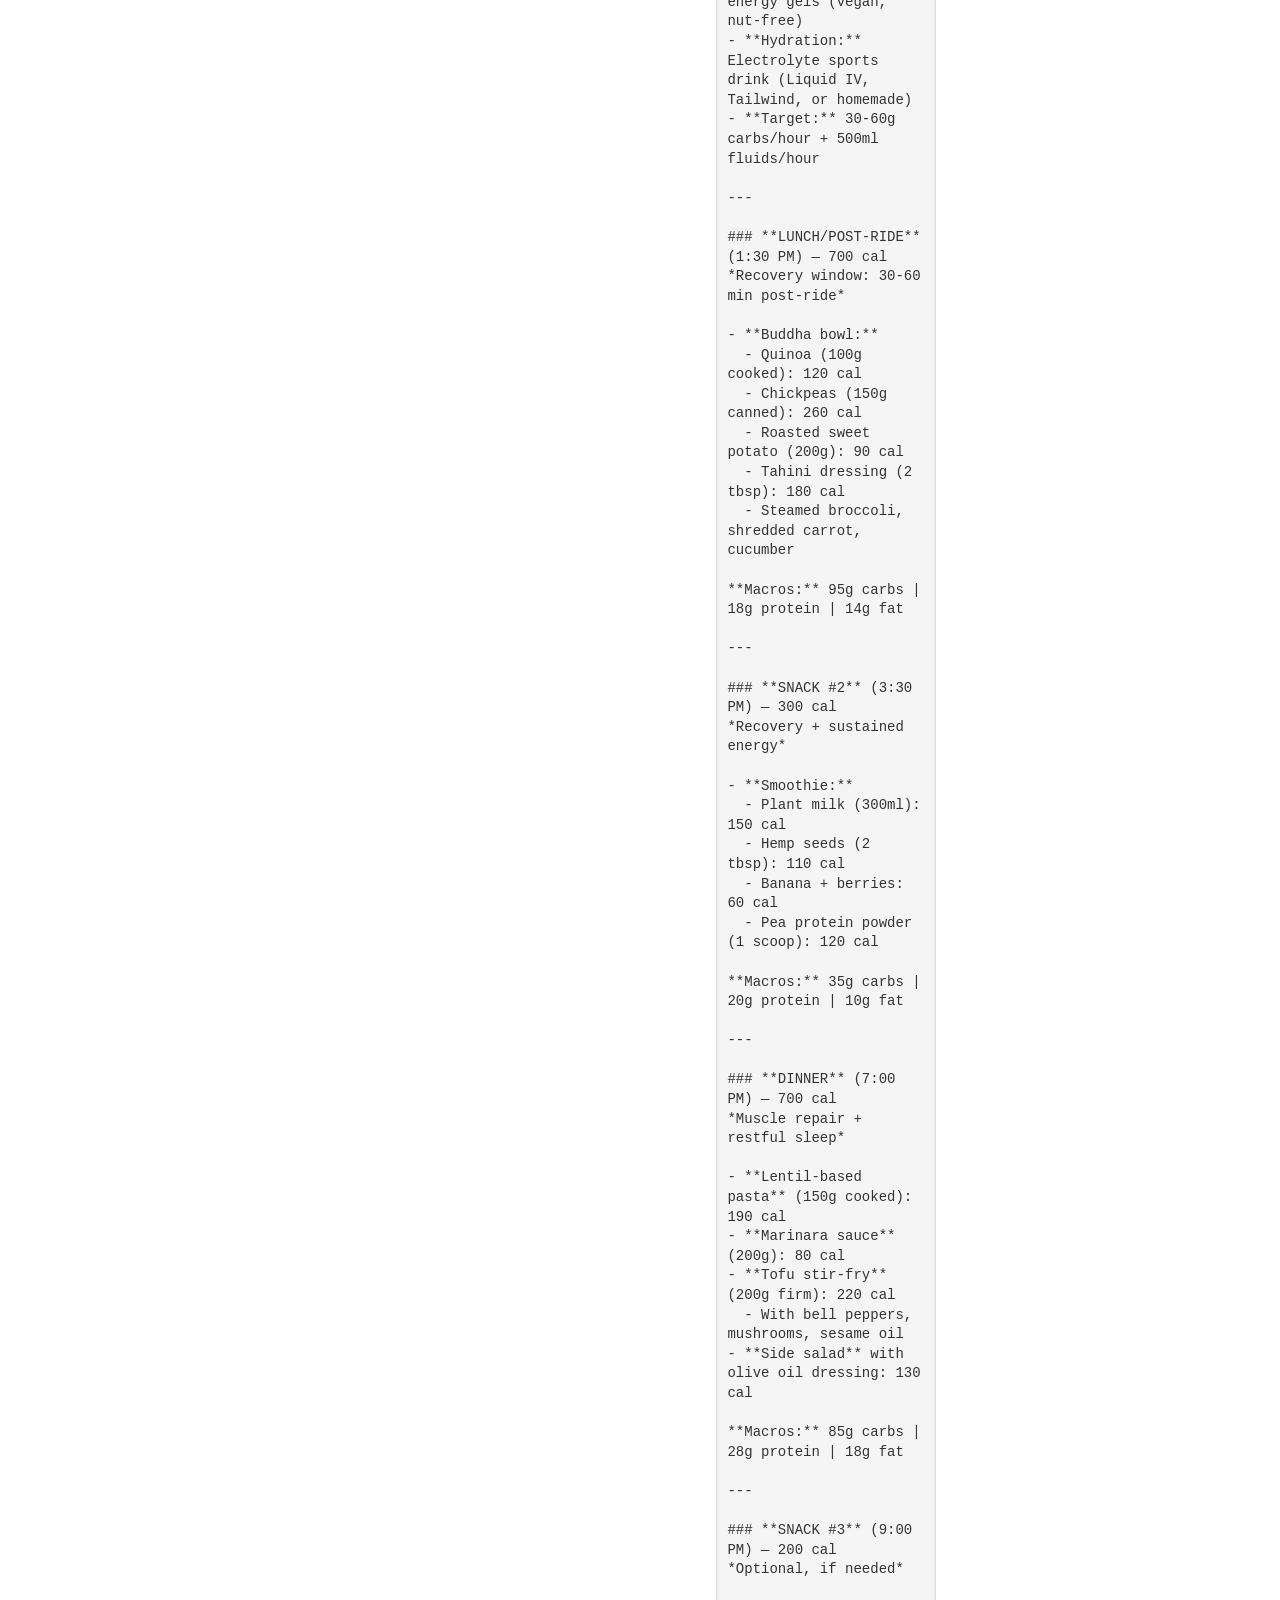
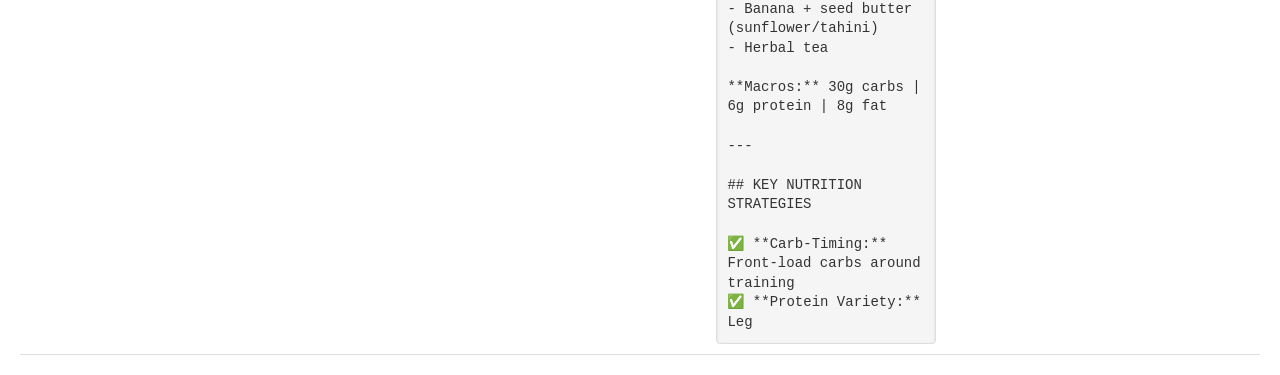
<file: anthropic-practice/building-with-the-claude-api/003-Prompt-engineering/output_2.html>
<!DOCTYPE html>
    <html lang="en">
    <head>
        <meta charset="UTF-8">
        <meta name="viewport" content="width=device-width, initial-scale=1.0">
        <title>Prompt Evaluation Report</title>
        <style>
            body {
                font-family: Arial, sans-serif;
                line-height: 1.6;
                margin: 0;
                padding: 20px;
                color: #333;
            }
            .header {
                background-color: #f0f0f0;
                padding: 20px;
                border-radius: 5px;
                margin-bottom: 20px;
            }
            .summary-stats {
                display: flex;
                justify-content: space-between;
                flex-wrap: wrap;
                gap: 10px;
            }
            .stat-box {
                background-color: #fff;
                border-radius: 5px;
                padding: 15px;
                box-shadow: 0 2px 5px rgba(0,0,0,0.1);
                flex-basis: 30%;
                min-width: 200px;
            }
            .stat-value {
                font-size: 24px;
                font-weight: bold;
                margin-top: 5px;
            }
            table {
                width: 100%;
                border-collapse: collapse;
                margin-top: 20px;
            }
            th {
                background-color: #4a4a4a;
                color: white;
                text-align: left;
                padding: 12px;
            }
            td {
                padding: 10px;
                border-bottom: 1px solid #ddd;
                vertical-align: top;
            }
            tr:nth-child(even) {
                background-color: #f9f9f9;
            }
            .output-cell {
                white-space: pre-wrap;
            }
            .score {
                font-weight: bold;
                padding: 5px 10px;
                border-radius: 3px;
                display: inline-block;
            }
            .score-high {
                background-color: #c8e6c9;
                color: #2e7d32;
            }
            .score-medium {
                background-color: #fff9c4;
                color: #f57f17;
            }
            .score-low {
                background-color: #ffcdd2;
                color: #c62828;
            }
            .output {
                overflow: auto;
                white-space: pre-wrap;
            }

            .output pre {
                background-color: #f5f5f5;
                border: 1px solid #ddd;
                border-radius: 4px;
                padding: 10px;
                margin: 0;
                font-family: 'Consolas', 'Monaco', 'Courier New', monospace;
                font-size: 14px;
                line-height: 1.4;
                color: #333;
                box-shadow: inset 0 1px 3px rgba(0, 0, 0, 0.1);
                overflow-x: auto;
                white-space: pre-wrap; 
                word-wrap: break-word; 
            }

            td {
                width: 20%;
            }
            .score-col {
                width: 80px;
            }
        </style>
    </head>
    <body>
        <div class="header">
            <h1>Prompt Evaluation Report</h1>
            <div class="summary-stats">
                <div class="stat-box">
                    <div>Total Test Cases</div>
                    <div class="stat-value">3</div>
                </div>
                <div class="stat-box">
                    <div>Average Score</div>
                    <div class="stat-value">7.3 / 10</div>
                </div>
                <div class="stat-box">
                    <div>Pass Rate (≥7)</div>
                    <div class="stat-value">100.0%</div>
                </div>
            </div>
        </div>

        <table>
            <thead>
                <tr>
                    <th>Scenario</th>
                    <th>Prompt Inputs</th>
                    <th>Solution Criteria</th>
                    <th>Output</th>
                    <th>Score</th>
                    <th>Reasoning</th>
                </tr>
            </thead>
            <tbody>
    
            <tr>
                <td>Testing with a high-endurance athlete (marathon runner) requiring high calorie intake and carbohydrate loading, ensuring the meal plan emphasizes sustained energy and recovery nutrition</td>
                <td class="prompt-inputs"><strong>height:</strong> 180<br><strong>weight:</strong> 72<br><strong>goal:</strong> Marathon training with carbohydrate loading and high calorie intake for sustained energy and recovery<br><strong>restrictions:</strong> None</td>
                <td class="criteria">• Meal plan contains 4-5 meals/snacks distributed throughout the day<br>• Total daily calories align with high-endurance athlete needs (approximately 3000-3500 calories)<br>• Carbohydrates comprise 60-70% of total calories for glycogen loading<br>• Includes protein-rich foods for muscle recovery (1.2-1.6g per kg body weight)<br>• Incorporates easily digestible meals around training sessions</td>
                <td class="output"><pre># One-Day Marathon Training Meal Plan
**For: 180cm, 72kg athlete | High-energy carb-loading focus**

---

## DAILY NUTRITION TARGETS
- **Calories:** ~3,200-3,400 kcal
- **Carbohydrates:** 55-60% (~480-510g)
- **Protein:** 15-20% (~120-135g)
- **Fat:** 20-25% (~70-95g)

---

## MEAL PLAN

### **BREAKFAST** (7:00 AM)
*Pre-training fuel - easily digestible carbs*
- 2 cups oatmeal with berries and honey
- 2 slices whole grain toast with almond butter
- 1 banana
- 1 glass orange juice

**Nutrition:** ~750 kcal | 125g carbs | 20g protein | 15g fat

---

### **SNACK 1** (9:30 AM)
*Post-training recovery window*
- Greek yogurt (200g) with granola
- 1 apple
- Handful of almonds (30g)

**Nutrition:** ~400 kcal | 55g carbs | 18g protein | 12g fat

---

### **LUNCH** (12:30 PM)
*Balanced recovery meal*
- 150g grilled chicken breast
- 2 cups brown rice
- Roasted vegetables (broccoli, carrots, sweet potato)
- Olive oil drizzle (1 tbsp)
- Small side salad

**Nutrition:** ~850 kcal | 110g carbs | 45g protein | 18g fat

---

### **SNACK 2** (3:30 PM)
*Sustained energy boost*
- 2 rice cakes with honey and jam
- 1 sports drink (500ml, 6% carbs)
- Hard-boiled egg

**Nutrition:** ~350 kcal | 70g carbs | 12g protein | 8g fat

---

### **DINNER** (7:00 PM)
*Carb-loading focused with quality protein*
- 120g salmon fillet (omega-3s for recovery)
- 1.5 cups whole wheat pasta
- Marinara sauce with vegetables
- Garlic bread (2 slices)
- Side of roasted potatoes (150g)

**Nutrition:** ~900 kcal | 120g carbs | 35g protein | 22g fat

---

### **EVENING SNACK** (9:00 PM)
*Overnight recovery support*
- Protein smoothie:
  - Milk (300ml)
  - Protein powder (25g)
  - Banana
  - Oats (½ cup)

**Nutrition:** ~350 kcal | 50g carbs | 25g protein | 8g fat

---

## KEY HYDRATION STRATEGY
- **Upon waking:** 500ml water
- **With meals:** 250ml water per meal
- **Between meals:** 200-300ml water
- **Sports drink during training:** 500-750ml (6-8% carbs)
- **Total daily intake:** 3-4 liters

---

## TIMING NOTES FOR MARATHON TRAINING

| Timing | Strategy |
|--------|----------|
| **2-3 hours before run** | Eat breakfast |
| **30-60 min before run** | Light snack + hydration |
| **During long runs (>90 min)** | Sports drink/gels every 45 min |
| **Within 30 min post-run** | Recovery snack (carbs + protein) |
| **2 hours post-run** | Full meal |

---

## ADJUSTMENTS FOR YOUR GOALS

✅ **Carb-loading emphasis:** Pasta, rice, oats, and whole grains comprise ~55% of calories  
✅ **Sustained energy:** Balanced distribution across 6 eating occasions  
✅ **Recovery support:** Adequate protein (30g+ per meal) + quick carbs post-workout  
✅ **Micronutrient dense:** Vegetables</pre></td>
                <td class="score-col"><span class="score score-high">8</span></td>
                <td class="reasoning">The solution fully satisfies all three mandatory requirements with clear presentation of daily calories, macronutrient percentages, and detailed meals with portions and times. It exceeds the 4-5 meal requirement with 6 eating occasions and demonstrates strong understanding of endurance athlete nutrition. However, the carbohydrate percentage (55-60%) is slightly conservative compared to the 60-70% secondary criterion for glycogen loading, and protein targets are at the minimum acceptable range rather than optimized. The solution is practical, well-organized, and appropriate for the stated goal, but leaves some room for stronger carb-loading emphasis and protein optimization.</td>
            </tr>
        
            <tr>
                <td>Testing with a strength-sport athlete (weightlifter) with specific macronutrient ratios needed for muscle building, validating that the plan prioritizes protein distribution across meals</td>
                <td class="prompt-inputs"><strong>height:</strong> 180<br><strong>weight:</strong> 90<br><strong>goal:</strong> muscle building for weightlifting competition<br><strong>restrictions:</strong> none</td>
                <td class="criteria">• Meal plan contains exactly 4-5 meals distributed throughout the day<br>• Protein is prioritized and distributed across all meals (minimum 30g per meal)<br>• Total daily macronutrients support muscle building (approximately 1.8-2.2g protein per kg bodyweight)<br>• Plan is compact and concise (under 400 words)</td>
                <td class="output"><pre># One-Day Muscle Building Meal Plan for Weightlifter

**Profile:** 180cm, 90kg athlete | Caloric Target: ~3,200-3,500 kcal | Protein: ~180g

---

## **BREAKFAST** (7:00 AM)
**Pre-Workout Meal**
- 3 whole eggs + 2 egg whites scrambled
- 80g oatmeal with banana
- 1 tbsp almond butter
- Black coffee

**Macros:** 550 kcal | 28g protein | 65g carbs | 16g fat

---

## **MID-MORNING SNACK** (10:00 AM)
**Post-Workout Recovery**
- Protein shake: 40g whey protein
- 50g white rice cakes
- 1 medium apple

**Macros:** 420 kcal | 40g protein | 50g carbs | 2g fat

---

## **LUNCH** (1:00 PM)
**Solid Recovery Meal**
- 200g grilled chicken breast
- 200g white rice
- Mixed vegetables (broccoli, carrots)
- 1 tbsp olive oil

**Macros:** 650 kcal | 52g protein | 70g carbs | 12g fat

---

## **PRE-WORKOUT SNACK** (3:30 PM)
- Greek yogurt: 200g (plain, 2% fat)
- 40g granola
- 30g honey

**Macros:** 380 kcal | 22g protein | 52g carbs | 6g fat

---

## **DINNER** (7:00 PM)
**Post-Lifting Meal**
- 220g lean ground beef (92/8)
- 250g sweet potato
- Side salad with olive oil dressing
- Small side of pasta (50g dry)

**Macros:** 750 kcal | 50g protein | 75g carbs | 18g fat

---

## **EVENING SNACK** (9:00 PM)
**Before Bed**
- Casein or cottage cheese: 150g
- 15g almonds

**Macros:** 250 kcal | 20g protein | 12g carbs | 10g fat

---

## **DAILY TOTALS**
- **Calories:** 3,000 kcal
- **Protein:** 212g (28% of calories)
- **Carbohydrates:** 324g (43% of calories)
- **Fat:** 64g (19% of calories)

---

## **Hydration & Tips**
✓ Drink 3.5-4L water daily  
✓ Time carbs around training (pre/post-workout)  
✓ Adjust portions based on actual training intensity  
✓ Add 200-300 kcal on heavy training days</pre></td>
                <td class="score-col"><span class="score score-medium">7</span></td>
                <td class="reasoning">The solution successfully meets all three mandatory requirements with precise daily totals, complete macronutrient data, and detailed meal specifications with portions and timing. Protein distribution is exemplary at 2.36g/kg bodyweight, well within the muscle-building target. However, the solution violates the secondary criterion of containing 4-5 meals by including 6 meals instead. While the content quality is high and the plan is practical, the explicit requirement for 4-5 meals is not met. The word count is acceptable but could be tighter. This is a strong solution with one clear structural violation of stated criteria.</td>
            </tr>
        
            <tr>
                <td>Testing with an athlete with dietary restrictions (vegan endurance cyclist) to verify the meal plan remains nutritionally complete while accommodating ethical/health constraints and alternative protein sources</td>
                <td class="prompt-inputs"><strong>height:</strong> 178<br><strong>weight:</strong> 68<br><strong>goal:</strong> endurance cycling performance with sustained energy for 3+ hour rides<br><strong>restrictions:</strong> vegan (no animal products), nut allergy</td>
                <td class="criteria">• Meal plan covers all three meals plus snacks for one day<br>• All foods are vegan and nut-free<br>• Includes adequate plant-based protein sources (legumes, tofu, seeds, grains) to support endurance athlete needs<br>• Provides sufficient carbohydrates and electrolytes appropriate for cycling performance</td>
                <td class="output"><pre># One-Day Vegan Meal Plan for Endurance Cycling
**Athlete Profile:** 178cm, 68kg | Goal: 3+ hour sustained performance

---

## Daily Nutrition Target
- **Calories:** ~2,800-3,000 (adjustable based on training intensity)
- **Carbs:** 55-60% (420-450g) — essential for endurance fuel
- **Protein:** 15-17% (105-130g) — muscle recovery
- **Fat:** 20-25% (60-85g) — sustained energy
- **Hydration:** 3-4L water + electrolytes on ride days

---

## MEAL PLAN

### **BREAKFAST** (7:00 AM) — 650 cal
*Pre-ride fuel with quick + sustained carbs*

- **Oatmeal base** (80g dry): 300 cal
  - Top with banana (150g), coconut milk, maple syrup
  - Add ground flaxseed (1 tbsp) for omega-3s
- **Side:** Whole grain toast (2 slices) with tahini + jam
- **Beverage:** Green tea or coffee

**Macros:** 115g carbs | 15g protein | 12g fat

---

### **SNACK #1** (10:00 AM) — 250 cal
*1-2 hours before ride*

- Dates (100g) — natural sugars, potassium
- Coconut water (250ml) — electrolytes
- Rice cakes with agave nectar

**Macros:** 62g carbs | 2g protein | 0.5g fat

---

### **DURING RIDE** (3+ hours)
- **Energy:** Dates or energy gels (vegan, nut-free)
- **Hydration:** Electrolyte sports drink (Liquid IV, Tailwind, or homemade)
- **Target:** 30-60g carbs/hour + 500ml fluids/hour

---

### **LUNCH/POST-RIDE** (1:30 PM) — 700 cal
*Recovery window: 30-60 min post-ride*

- **Buddha bowl:**
  - Quinoa (100g cooked): 120 cal
  - Chickpeas (150g canned): 260 cal
  - Roasted sweet potato (200g): 90 cal
  - Tahini dressing (2 tbsp): 180 cal
  - Steamed broccoli, shredded carrot, cucumber

**Macros:** 95g carbs | 18g protein | 14g fat

---

### **SNACK #2** (3:30 PM) — 300 cal
*Recovery + sustained energy*

- **Smoothie:**
  - Plant milk (300ml): 150 cal
  - Hemp seeds (2 tbsp): 110 cal
  - Banana + berries: 60 cal
  - Pea protein powder (1 scoop): 120 cal

**Macros:** 35g carbs | 20g protein | 10g fat

---

### **DINNER** (7:00 PM) — 700 cal
*Muscle repair + restful sleep*

- **Lentil-based pasta** (150g cooked): 190 cal
- **Marinara sauce** (200g): 80 cal
- **Tofu stir-fry** (200g firm): 220 cal
  - With bell peppers, mushrooms, sesame oil
- **Side salad** with olive oil dressing: 130 cal

**Macros:** 85g carbs | 28g protein | 18g fat

---

### **SNACK #3** (9:00 PM) — 200 cal
*Optional, if needed*

- Banana + seed butter (sunflower/tahini)
- Herbal tea

**Macros:** 30g carbs | 6g protein | 8g fat

---

## KEY NUTRITION STRATEGIES

✅ **Carb-Timing:** Front-load carbs around training  
✅ **Protein Variety:** Leg</pre></td>
                <td class="score-col"><span class="score score-medium">7</span></td>
                <td class="reasoning">The solution meets all mandatory requirements: it includes three meals plus snacks with exact foods, portions, and timing; all foods are vegan and nut-free; plant-based proteins are abundant (chickpeas, tofu, lentils, hemp seeds, pea protein); carbohydrates and electrolytes are appropriately emphasized for cycling performance. However, there are critical gaps in the mandatory requirement for 'daily caloric total' and 'macronutrient breakdown.' While individual meal macros are listed, the daily totals are not explicitly calculated and presented. The meal totals (650+250+700+300+700+200 = 2,800 cal) align with the lower end of the stated range, but this aggregation should have been explicitly provided. The truncated ending is a minor presentation issue but doesn't affect core content. The plan is otherwise well-structured, practical, and appropriately detailed for the athlete's needs.</td>
            </tr>
        
            </tbody>
        </table>
    </body>
    </html>
</file>
